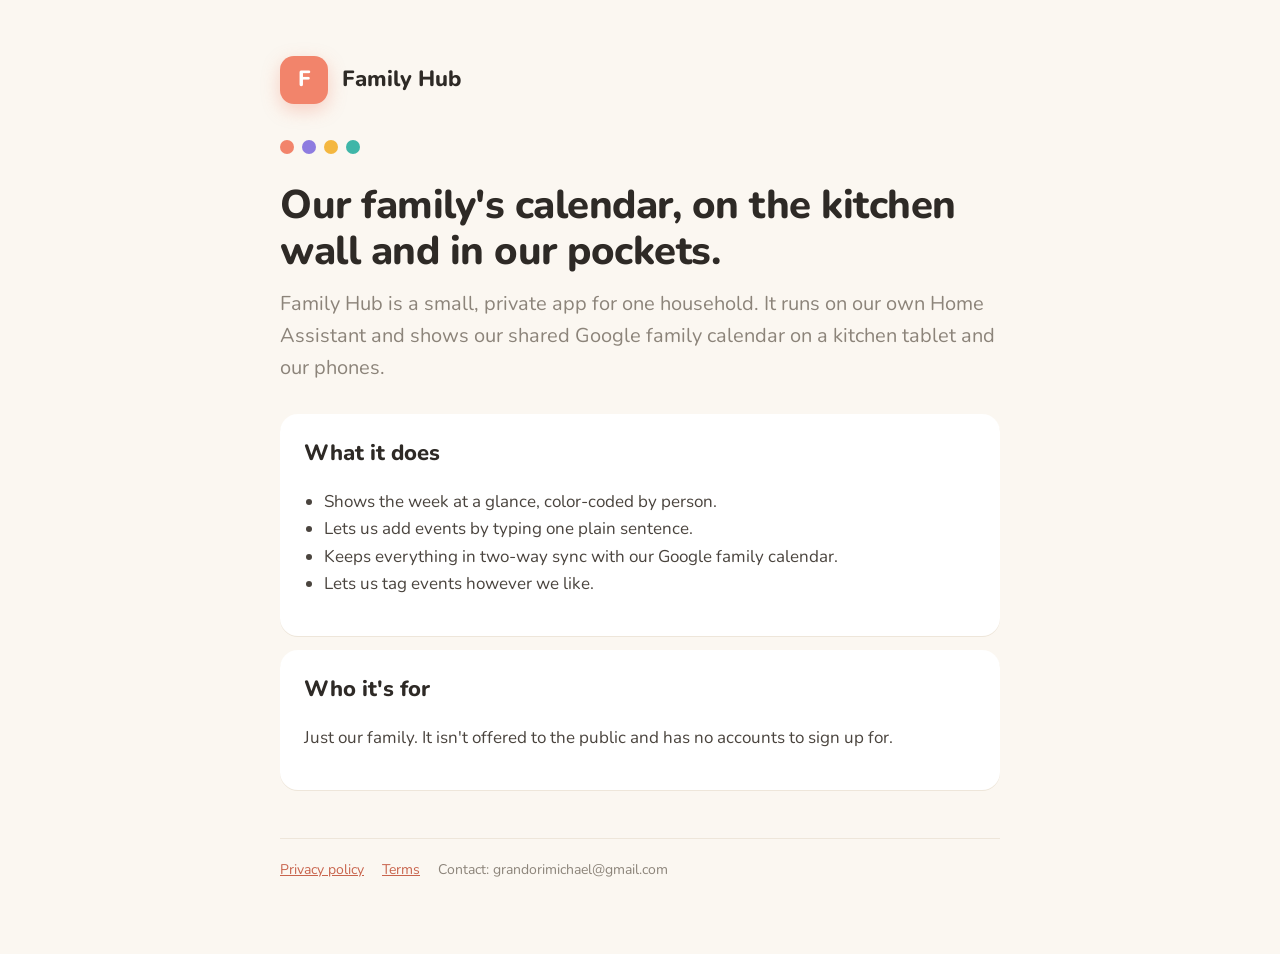
<file: index.html>
<!doctype html>
<html lang="en"><head><meta charset="utf-8"><meta name="viewport" content="width=device-width,initial-scale=1">
<title>Family Hub</title><meta name="description" content="A private family calendar for our home, built on Home Assistant.">
<link rel="preconnect" href="https://fonts.googleapis.com"><link href="https://fonts.googleapis.com/css2?family=Nunito:wght@400;700;800&display=swap" rel="stylesheet">
<link rel="stylesheet" href="style.css"></head>
<body><main>
<header><div class="logo">F</div><a href="./">Family Hub</a></header>
<div class="dots"><span style="background:var(--coral)"></span><span style="background:var(--lav)"></span><span style="background:var(--sun)"></span><span style="background:var(--teal)"></span></div>
<h1>Our family's calendar, on the kitchen wall and in our pockets.</h1>
<p class="lead">Family Hub is a small, private app for one household. It runs on our own Home Assistant and shows our shared Google family calendar on a kitchen tablet and our phones.</p>
<div class="card"><h2 style="margin-top:0">What it does</h2>
<ul><li>Shows the week at a glance, color-coded by person.</li>
<li>Lets us add events by typing one plain sentence.</li>
<li>Keeps everything in two-way sync with our Google family calendar.</li>
<li>Lets us tag events however we like.</li></ul></div>
<div class="card"><h2 style="margin-top:0">Who it's for</h2>
<p>Just our family. It isn't offered to the public and has no accounts to sign up for.</p></div>
<footer><a href="privacy.html">Privacy policy</a><a href="terms.html">Terms</a><span>Contact: grandorimichael@gmail.com</span></footer>
</main></body></html>
</file>
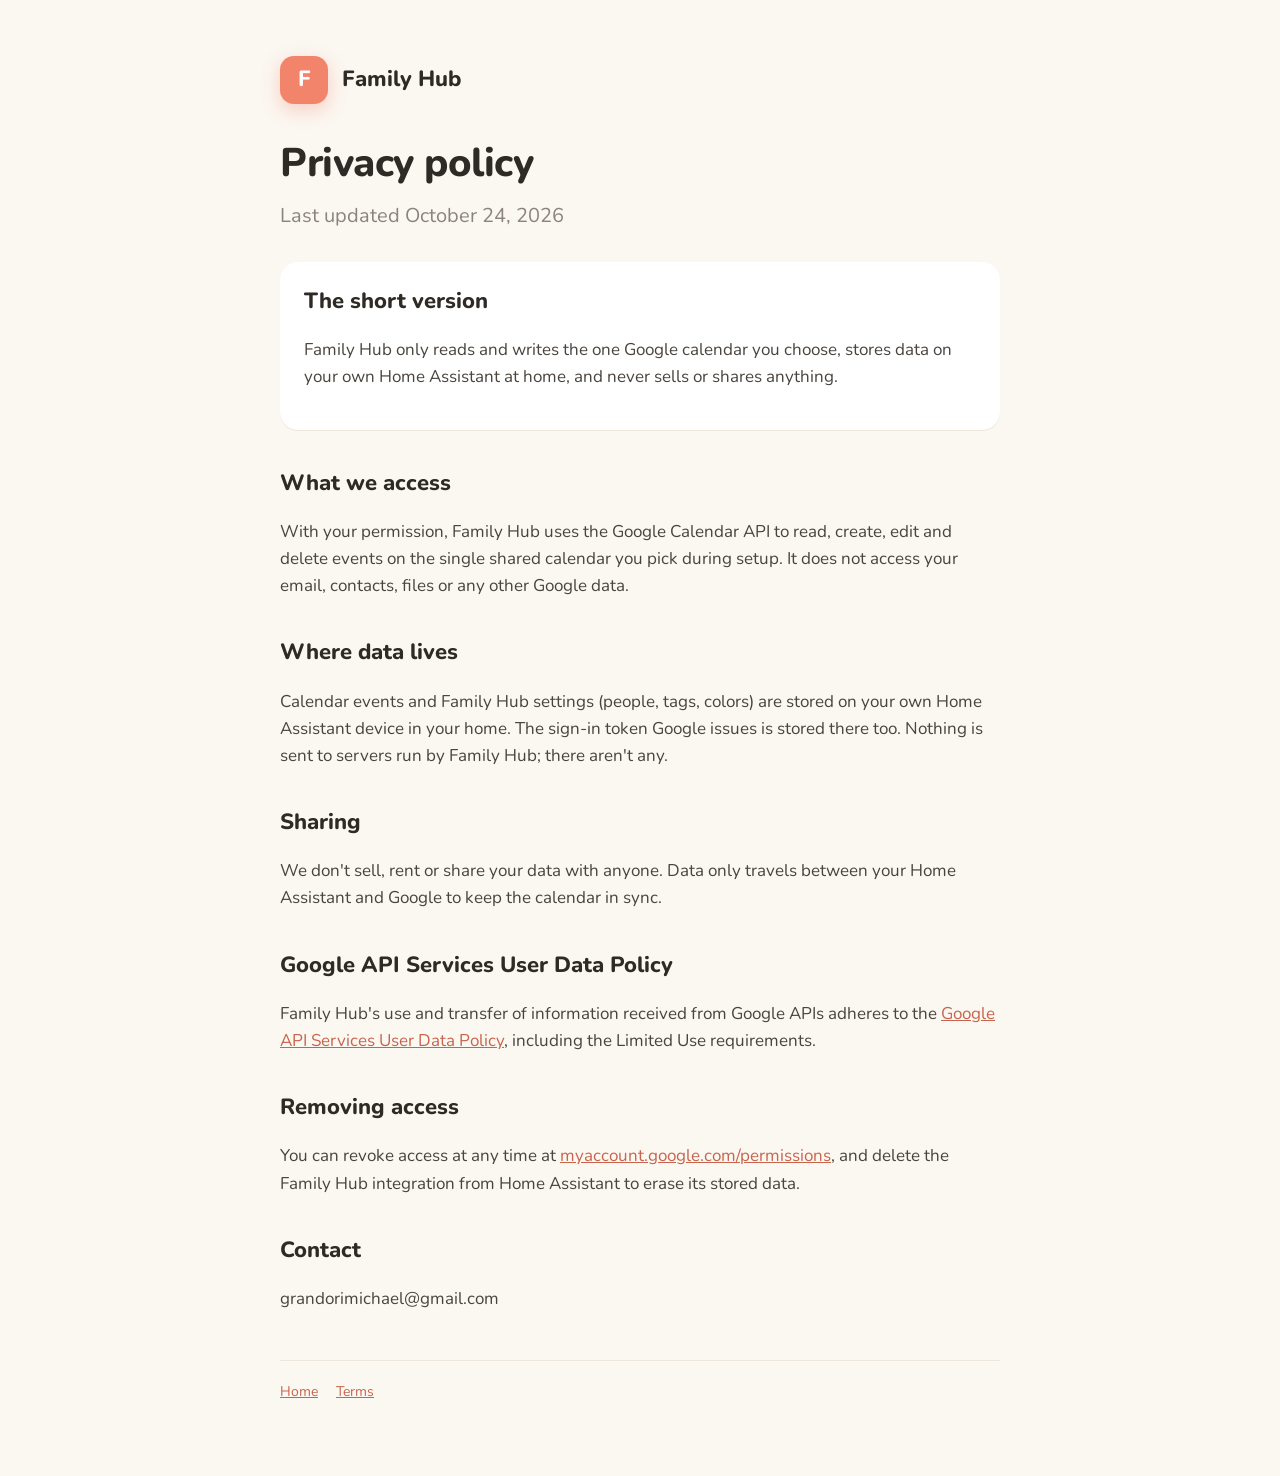
<file: privacy.html>
<!doctype html>
<html lang="en"><head><meta charset="utf-8"><meta name="viewport" content="width=device-width,initial-scale=1">
<title>Privacy · Family Hub</title>
<link rel="preconnect" href="https://fonts.googleapis.com"><link href="https://fonts.googleapis.com/css2?family=Nunito:wght@400;700;800&display=swap" rel="stylesheet">
<link rel="stylesheet" href="style.css"></head>
<body><main>
<header><div class="logo">F</div><a href="./">Family Hub</a></header>
<h1>Privacy policy</h1>
<p class="lead">Last updated October 24, 2026</p>
<div class="card">
<h2 style="margin-top:0">The short version</h2>
<p>Family Hub only reads and writes the one Google calendar you choose, stores data on your own Home Assistant at home, and never sells or shares anything.</p>
</div>
<h2>What we access</h2>
<p>With your permission, Family Hub uses the Google Calendar API to read, create, edit and delete events on the single shared calendar you pick during setup. It does not access your email, contacts, files or any other Google data.</p>
<h2>Where data lives</h2>
<p>Calendar events and Family Hub settings (people, tags, colors) are stored on your own Home Assistant device in your home. The sign-in token Google issues is stored there too. Nothing is sent to servers run by Family Hub; there aren't any.</p>
<h2>Sharing</h2>
<p>We don't sell, rent or share your data with anyone. Data only travels between your Home Assistant and Google to keep the calendar in sync.</p>
<h2>Google API Services User Data Policy</h2>
<p>Family Hub's use and transfer of information received from Google APIs adheres to the <a href="https://developers.google.com/terms/api-services-user-data-policy">Google API Services User Data Policy</a>, including the Limited Use requirements.</p>
<h2>Removing access</h2>
<p>You can revoke access at any time at <a href="https://myaccount.google.com/permissions">myaccount.google.com/permissions</a>, and delete the Family Hub integration from Home Assistant to erase its stored data.</p>
<h2>Contact</h2>
<p>grandorimichael@gmail.com</p>
<footer><a href="./">Home</a><a href="terms.html">Terms</a></footer>
</main></body></html>
</file>
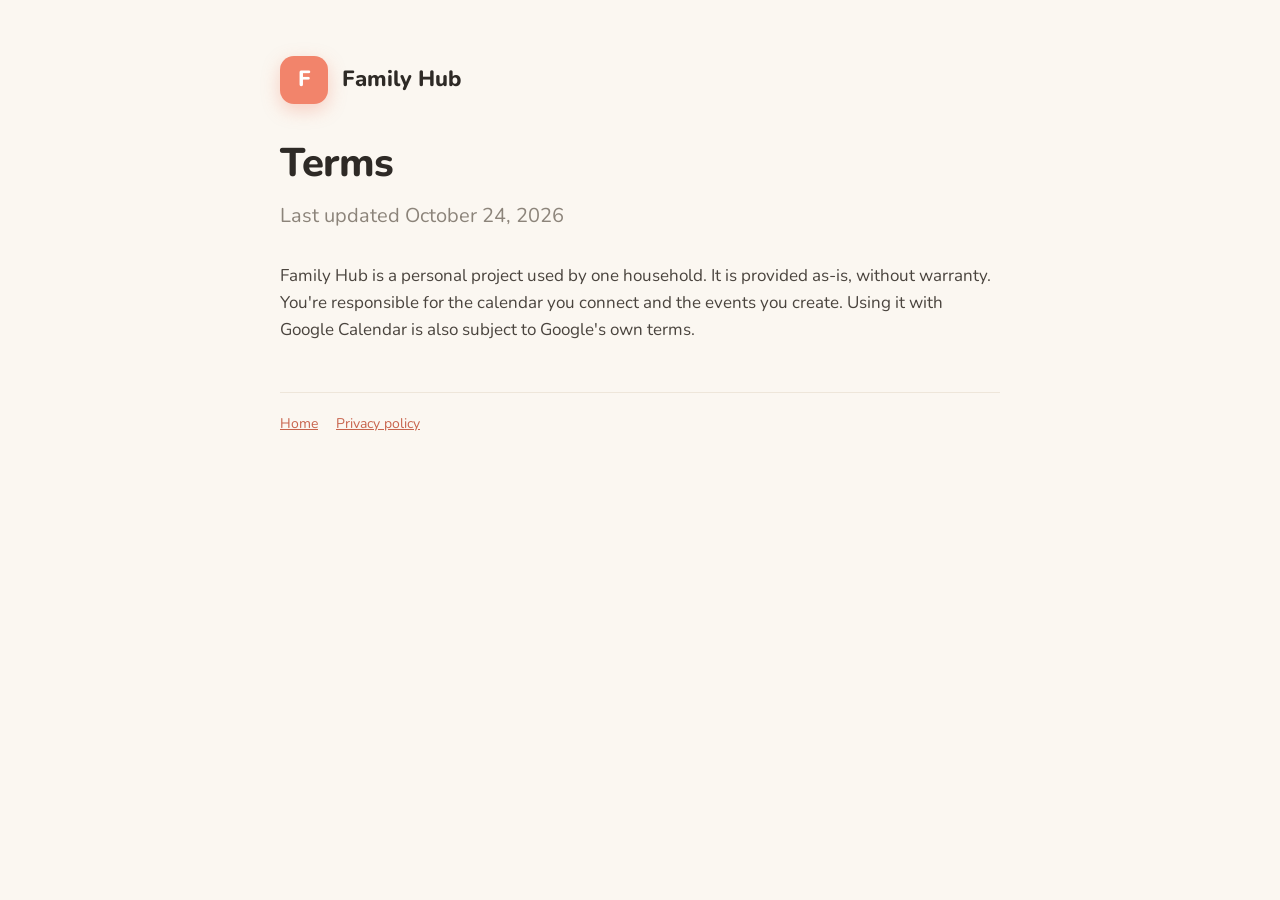
<file: terms.html>
<!doctype html>
<html lang="en"><head><meta charset="utf-8"><meta name="viewport" content="width=device-width,initial-scale=1">
<title>Terms · Family Hub</title>
<link rel="preconnect" href="https://fonts.googleapis.com"><link href="https://fonts.googleapis.com/css2?family=Nunito:wght@400;700;800&display=swap" rel="stylesheet">
<link rel="stylesheet" href="style.css"></head>
<body><main>
<header><div class="logo">F</div><a href="./">Family Hub</a></header>
<h1>Terms</h1>
<p class="lead">Last updated October 24, 2026</p>
<p>Family Hub is a personal project used by one household. It is provided as-is, without warranty. You're responsible for the calendar you connect and the events you create. Using it with Google Calendar is also subject to Google's own terms.</p>
<footer><a href="./">Home</a><a href="privacy.html">Privacy policy</a></footer>
</main></body></html>
</file>
<file: style.css>
:root{--cream:#FBF7F1;--card:#fff;--ink:#2E2A26;--muted:#8C847A;--line:#EEE6DA;--coral:#F2846B;--lav:#8E7CE0;--sun:#F4B740;--teal:#3FB6A8}
*{box-sizing:border-box}
body{margin:0;background:var(--cream);color:var(--ink);font:17px/1.6 "Nunito",system-ui,-apple-system,"Segoe UI",sans-serif;padding:0 20px}
main{max-width:720px;margin:0 auto;padding:56px 0 72px}
header{display:flex;align-items:center;gap:14px;margin-bottom:36px}
.logo{width:48px;height:48px;border-radius:14px;background:var(--coral);display:grid;place-items:center;color:#fff;font-weight:800;font-size:22px;box-shadow:0 6px 18px rgba(242,132,107,.35)}
header a{color:inherit;text-decoration:none;font-weight:800;font-size:22px}
h1{font-size:40px;line-height:1.15;margin:0 0 14px;font-weight:800;letter-spacing:-.5px}
h2{font-size:22px;margin:36px 0 8px;font-weight:800}
p,li{color:#4a443e}
.lead{font-size:20px;color:var(--muted);margin:0 0 30px}
.card{background:var(--card);border-radius:18px;padding:22px 24px;margin:14px 0;box-shadow:0 1px 0 var(--line)}
.dots{display:flex;gap:8px;margin:0 0 28px}
.dots span{width:14px;height:14px;border-radius:50%}
ul{padding-left:20px}
a{color:#c8644d}
footer{margin-top:48px;padding-top:20px;border-top:1px solid var(--line);color:var(--muted);font-size:14px;display:flex;gap:18px;flex-wrap:wrap}
</file>
